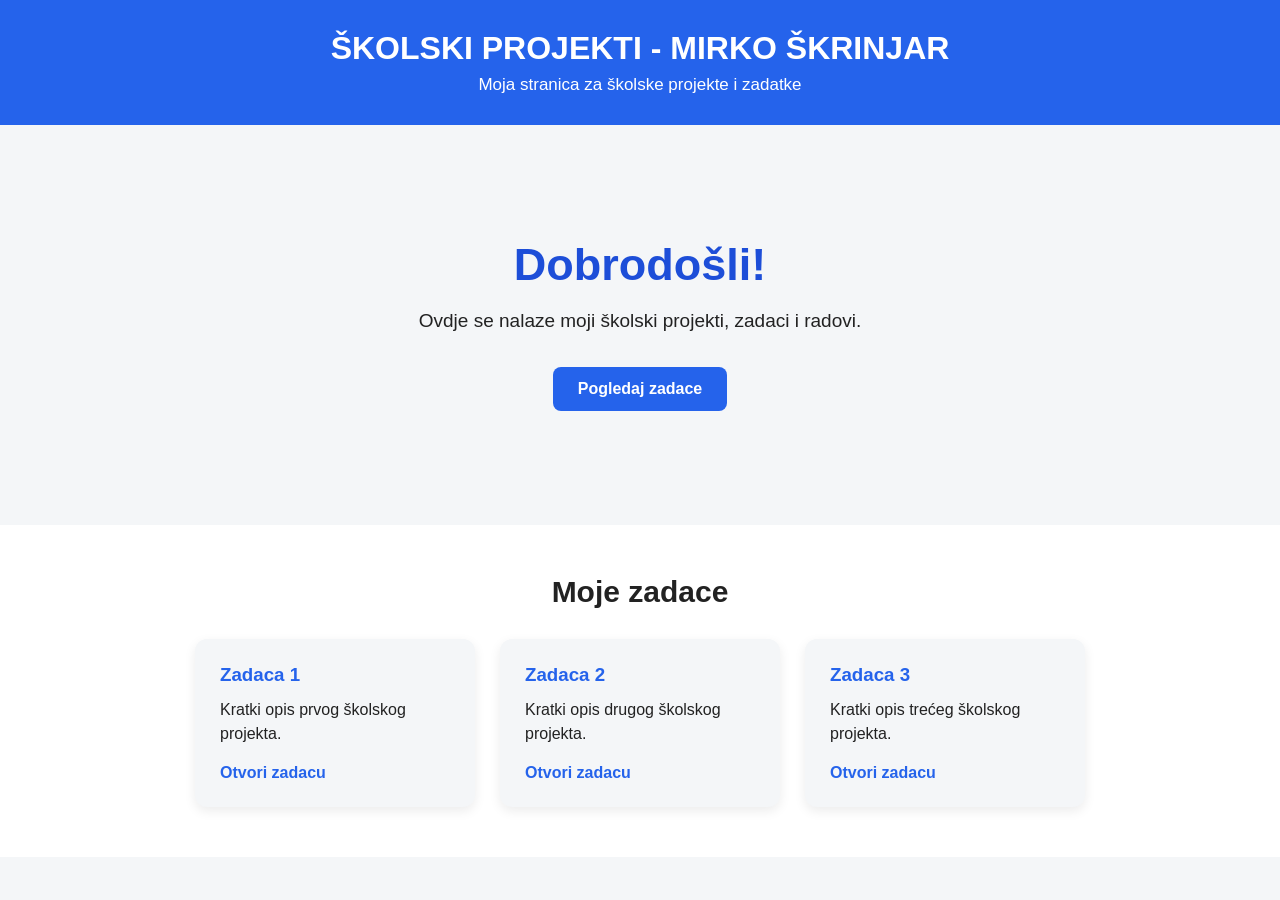
<file: index.html>
<!doctype html>
<html lang="hr">
  <head>
    <meta charset="UTF-8" />
    <meta name="viewport" content="width=device-width, initial-scale=1.0" />
    <title>Mirko Škrinjar</title>

    <link rel="stylesheet" href="style.css" />
  </head>

  <body>
    <header>
      <h1>ŠKOLSKI PROJEKTI - MIRKO ŠKRINJAR</h1>
      <p>Moja stranica za školske projekte i zadatke</p>
    </header>

    <main>
      <section class="naslovnica">
        <div class="sadrzaj">
          <h2>Dobrodošli!</h2>

          <p>Ovdje se nalaze moji školski projekti, zadaci i radovi.</p>

          <a href="#projekti" class="gumb">Pogledaj zadace</a>
        </div>
      </section>

      <section id="projekti" class="projekti">
        <h2>Moje zadace</h2>

        <div class="kartice">
          <div class="kartica">
            <h3>Zadaca 1</h3>
            <p>Kratki opis prvog školskog projekta.</p>
            <a href="./zadace/zadaca1.html">Otvori zadacu</a>
          </div>

          <div class="kartica">
            <h3>Zadaca 2</h3>
            <p>Kratki opis drugog školskog projekta.</p>
            <a href="#">Otvori zadacu</a>
          </div>

          <div class="kartica">
            <h3>Zadaca 3</h3>
            <p>Kratki opis trećeg školskog projekta.</p>
            <a href="#">Otvori zadacu</a>
          </div>
        </div>
      </section>
    </main>
  </body>
</html>
</file>
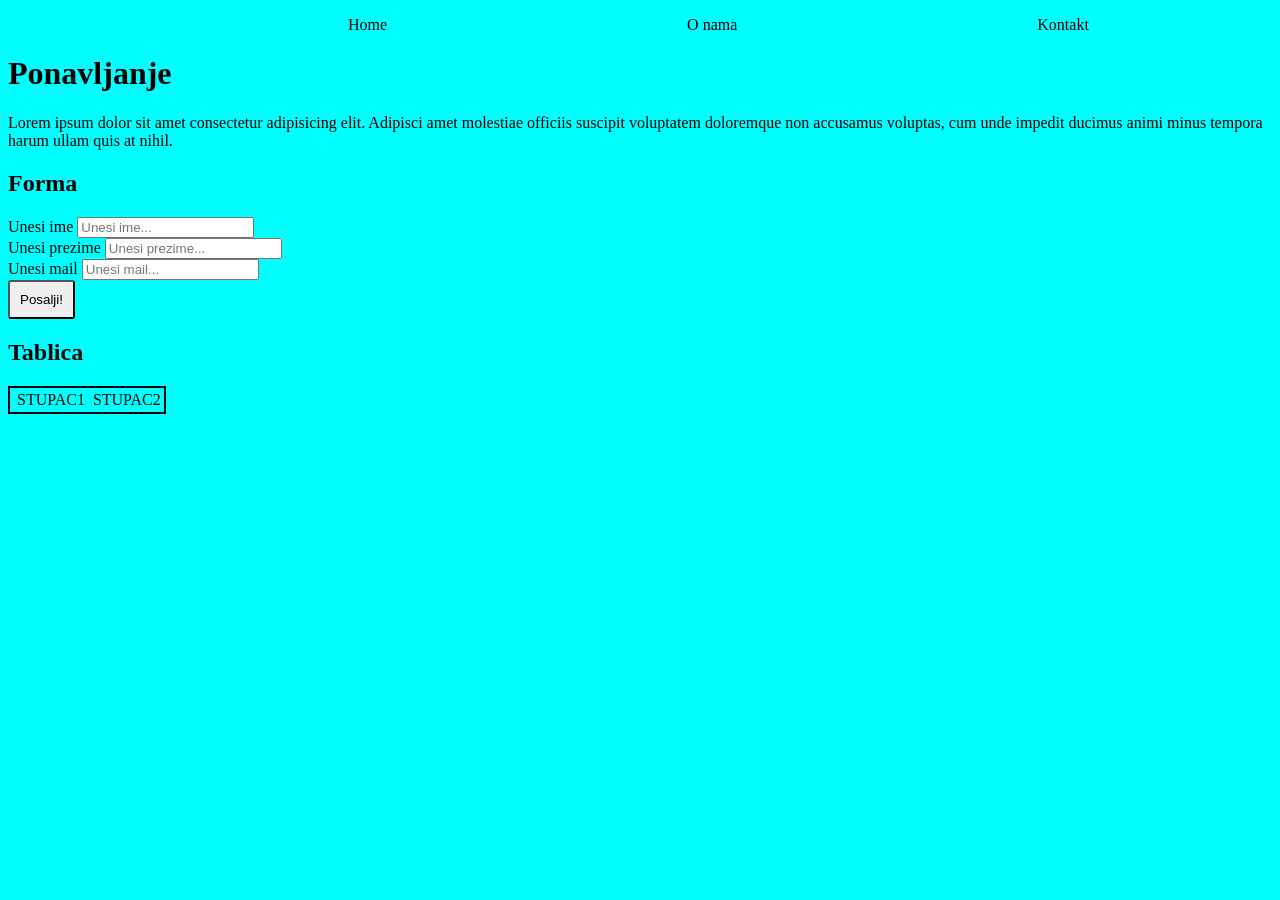
<file: ponavljanje.html>
<!doctype html>
<html lang="en">
  <head>
    <meta charset="UTF-8" />
    <meta name="viewport" content="width=device-width, initial-scale=1.0" />
    <link rel="stylesheet" href="styles/style.css" />
    <title>Ponavljanje</title>
  </head>
  <body>
    <ul>
      <li>Home</li>
      <li>O nama</li>
      <li>Kontakt</li>
    </ul>
    <h1>Ponavljanje</h1>
    <p>
      Lorem ipsum dolor sit amet consectetur adipisicing elit. Adipisci amet
      molestiae officiis suscipit voluptatem doloremque non accusamus voluptas,
      cum unde impedit ducimus animi minus tempora harum ullam quis at nihil.
    </p>
    <h2>Forma</h2>

    <form action="" method="get">
      <label for="name">Unesi ime</label>
      <input type="text" id="name" placeholder="Unesi ime..." />
      <label for="prezime"><br />Unesi prezime</label>
      <input type="text" id="prezime" placeholder="Unesi prezime..." />
      <label for="mail"><br />Unesi mail</label>
      <input type="email" id="mail" placeholder="Unesi mail..." />
      <br />
      <input type="submit" value="Posalji!" />
    </form>

    <h2>Tablica</h2>
    <table>
      <tr>
        <th>
          <td>STUPAC1</td>
        </th>
        <th>
            <td>STUPAC2</td>
        </th>
      </tr>
    </table>
  </body>
</html>
</file>
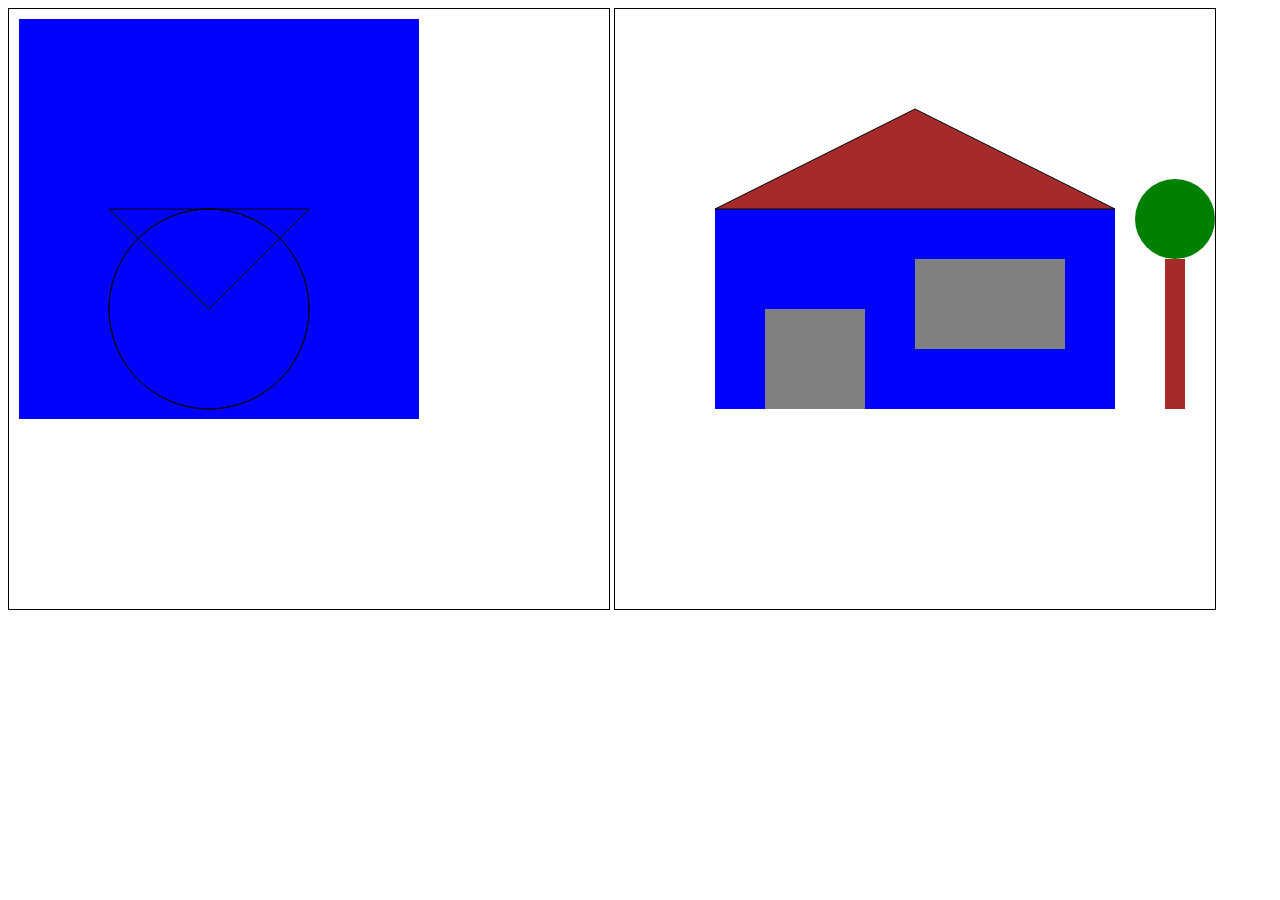
<file: canvas/canvas.html>
<!doctype html>
<html lang="en">
  <head>
    <meta charset="UTF-8" />
    <meta name="viewport" content="width=device-width, initial-scale=1.0" />
    <title>Canvas</title>
  </head>
  <body>
    <canvas
      id="myCanvas"
      width="600"
      height="600"
      style="border: 1px solid #000"
    ></canvas>

    <canvas
      id="myCanvas2"
      width="600"
      height="600"
      style="border: 1px solid #000"
    ></canvas>
    <script>
      let c = document.getElementById("myCanvas");
      let ctx = c.getContext("2d");

      //pravokutnik
      ctx.beginPath();
      ctx.rect(10, 10, 400, 400);
      ctx.fillStyle = "blue";
      ctx.fill();

      //krug
      ctx.beginPath();
      ctx.arc(200, 300, 100, 0, 2 * Math.PI);
      ctx.fillStyle = "black";
      ctx.stroke();

      ctx.moveTo(100, 200);
      ctx.lineTo(200, 300);
      ctx.lineTo(300, 200);
      ctx.lineTo(100, 200);
      ctx.stroke();

      let c2 = document.getElementById("myCanvas2");
      let ctx2 = c2.getContext("2d");
      ctx2.beginPath();
      ctx2.rect(100, 200, 400, 200);
      ctx2.fillStyle = "blue";
      ctx2.fill();

      ctx2.beginPath();
      ctx2.rect(150, 300, 100, 100);
      ctx2.fillStyle = "grey";
      ctx2.fill();

      ctx2.beginPath();
      ctx2.rect(300, 250, 150, 90);
      ctx2.fillStyle = "grey";
      ctx2.fill();

      ctx2.beginPath();
      ctx2.moveTo(100, 200);
      ctx2.lineTo(500, 200);
      ctx2.lineTo(300, 100);
      ctx2.lineTo(100, 200);
      ctx2.fillStyle = "brown";
      ctx2.fill();
      ctx2.stroke();

      ctx2.beginPath();
      ctx2.rect(550, 250, 20, 150);
      ctx2.fillStyle = "brown";
      ctx2.fill();

      ctx2.beginPath();
      ctx2.arc(560, 210, 40, 0, 2 * Math.PI);
      ctx2.fillStyle = "green";
      ctx2.fill();
    </script>
  </body>
</html>
</file>
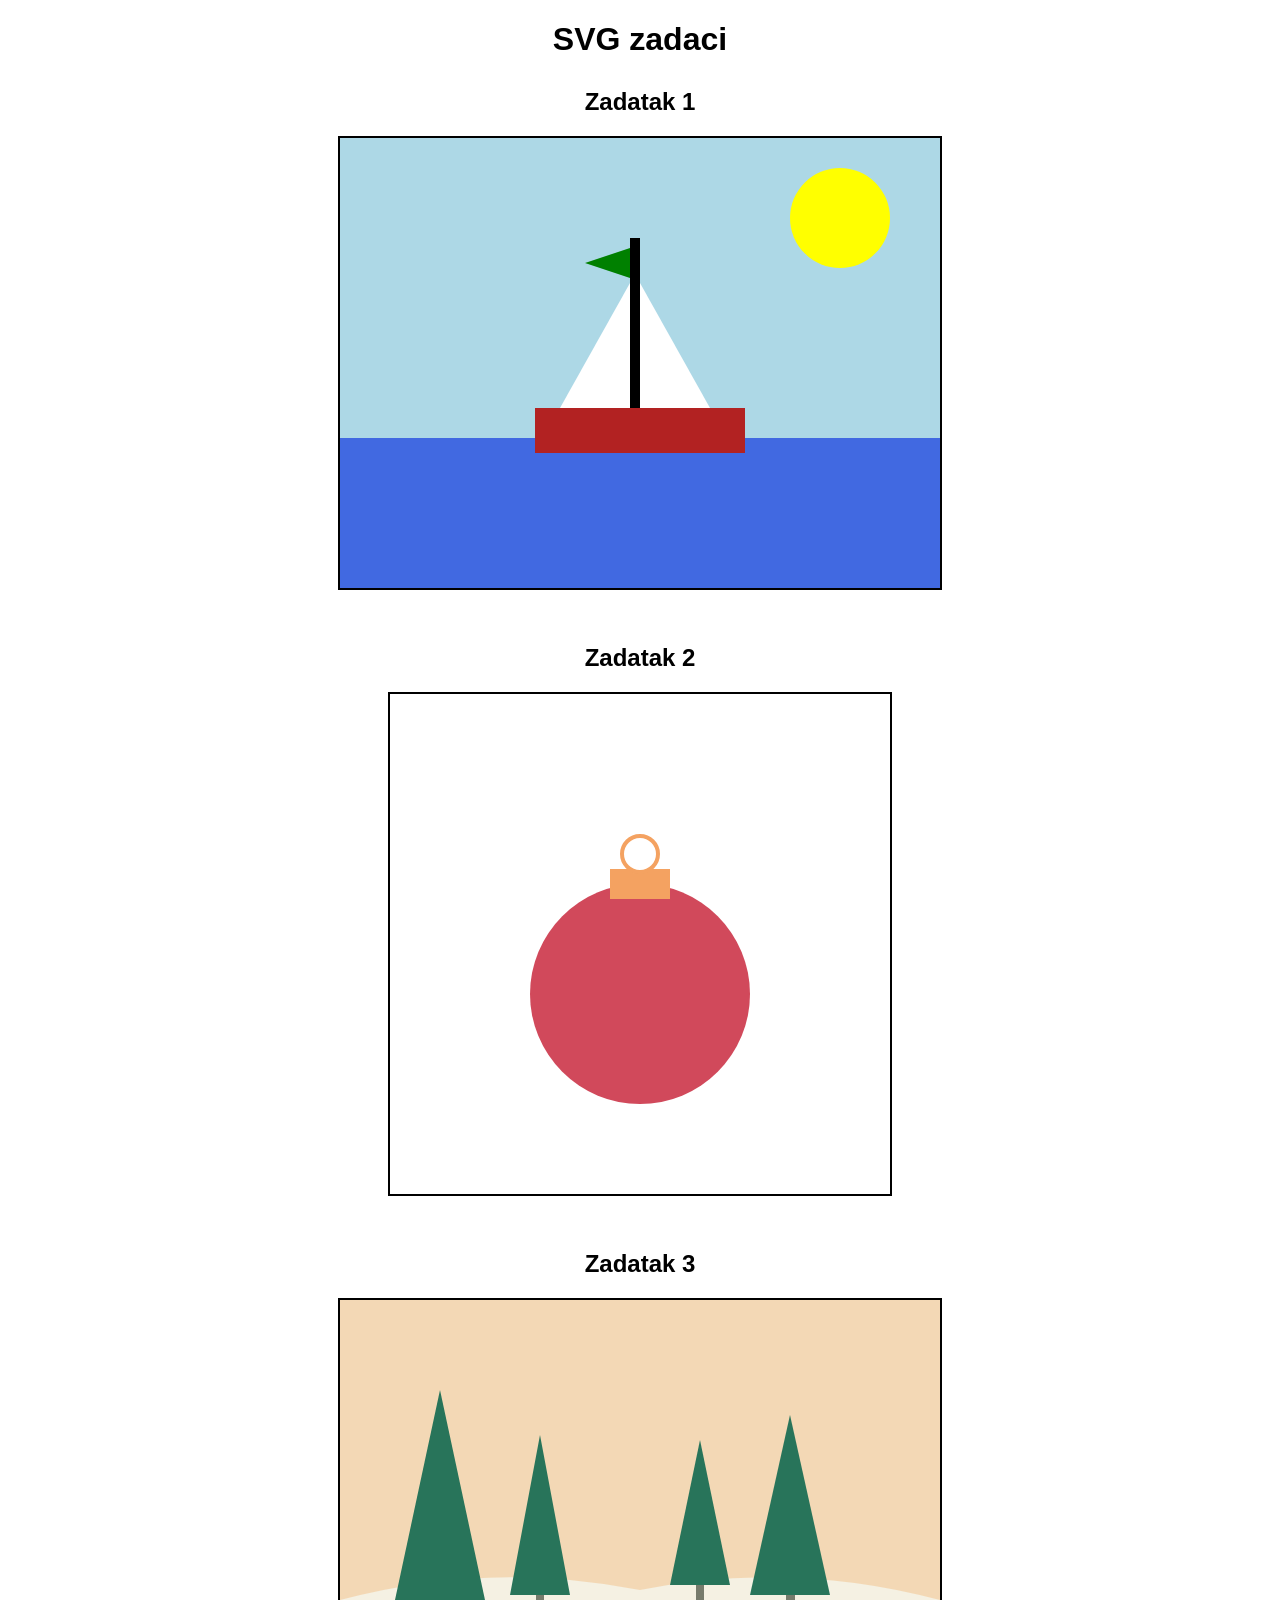
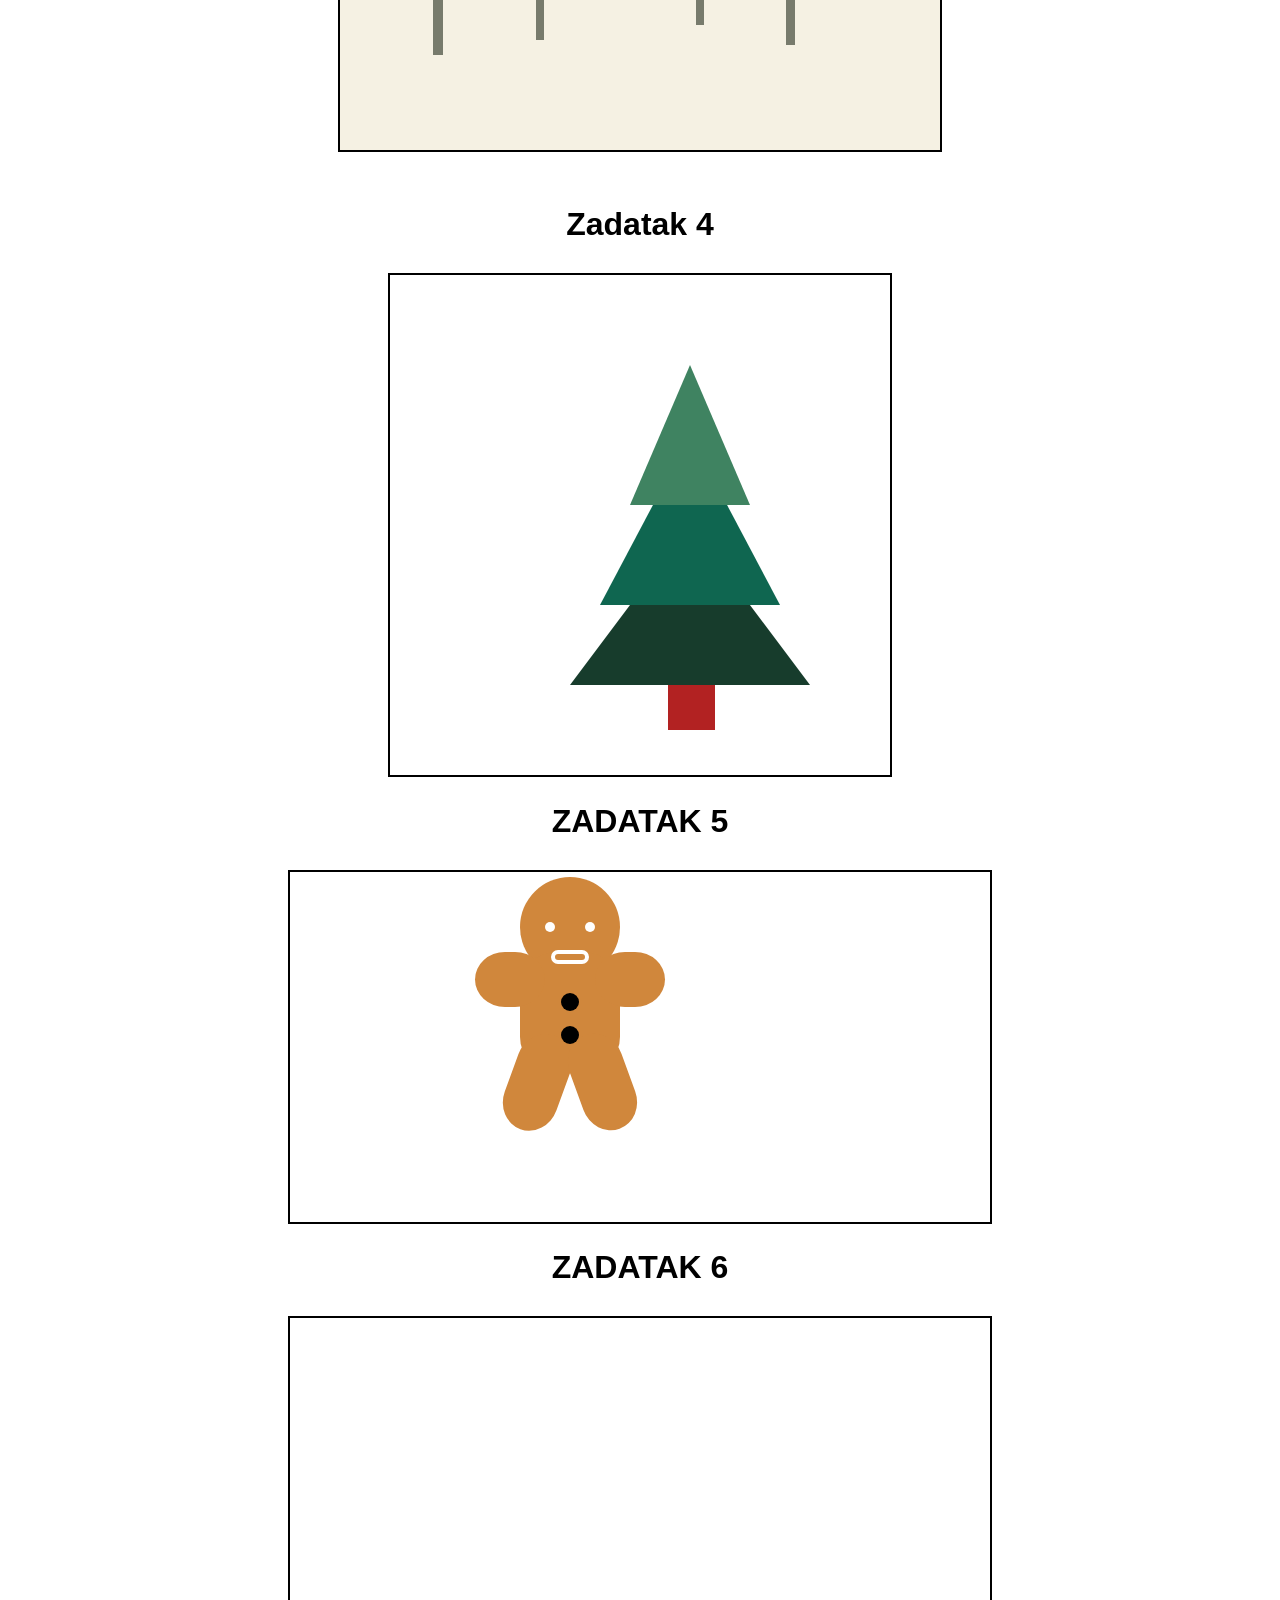
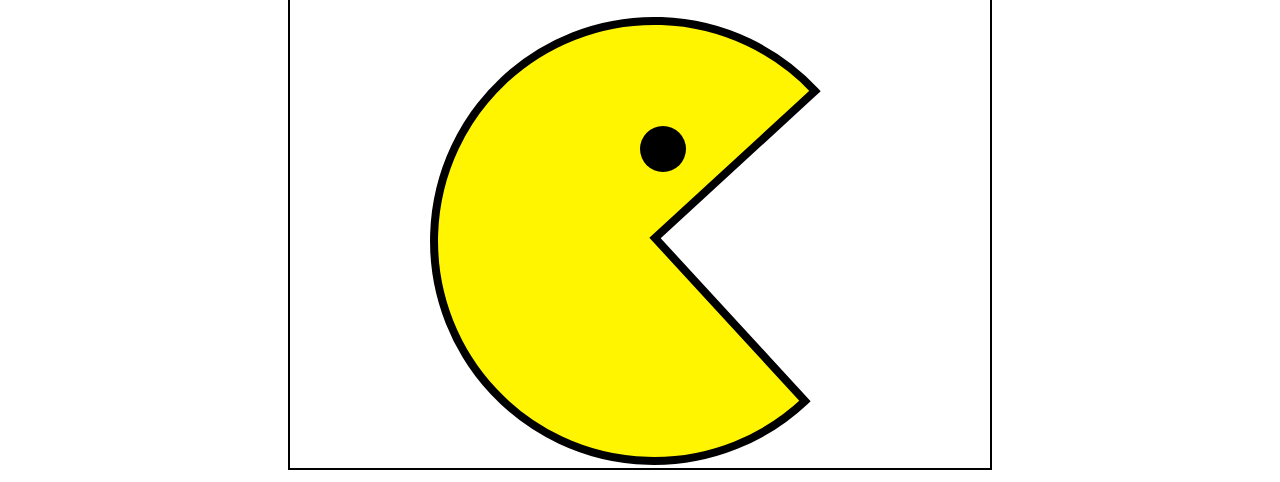
<file: canvas/index2.html>
<!doctype html>
<html lang="en">
  <head>
    <meta charset="UTF-8" />
    <meta name="viewport" content="width=device-width, initial-scale=1.0" />
    <title>SVG</title>
    <style>
      body {
        font-family: Arial, sans-serif;
        background-color: white;
        text-align: center;
      }

      h1 {
        margin-bottom: 30px;
      }

      .zadatak {
        margin-bottom: 50px;
      }

      svg {
        border: 2px solid black;
      }
    </style>
  </head>
  <body>
    <h1>SVG zadaci</h1>

    <div class="zadatak">
      <h2>Zadatak 1</h2>

      <svg width="600" height="450" viewBox="0 0 600 450">
        <rect x="0" y="0" width="600" height="300" fill="lightblue" />

        <rect x="0" y="300" width="600" height="150" fill="royalblue" />

        <circle cx="500" cy="80" r="50" fill="yellow" />

        <rect x="290" y="100" width="10" height="205" fill="black" />

        <polygon points="290,145 220,270 290,270" fill="white" />

        <polygon points="300,145 300,270 370,270" fill="white" />

        <polygon points="290,110 245,125 290,140" fill="green" />

        <rect x="195" y="270" width="210" height="45" fill="firebrick" />
      </svg>
    </div>

    <div class="zadatak">
      <h2>Zadatak 2</h2>

      <svg width="500" height="500" viewBox="0 0 500 500">
        <circle cx="250" cy="300" r="110" fill="#d1495b" />

        <rect x="220" y="175" width="60" height="30" fill="#f4a261" />

        <circle
          cx="250"
          cy="160"
          r="18"
          fill="white"
          stroke="#f4a261"
          stroke-width="4"
        />
      </svg>
    </div>
    <div class="zadatak">
      <h2>Zadatak 3</h2>

      <svg width="600" height="450" viewBox="0 0 600 450">
        <rect x="0" y="0" width="600" height="450" fill="#f3d8b5" />

        <path
          d="M0 300
                   Q150 260 300 290
                   Q450 260 600 300
                   L600 450
                   L0 450 Z"
          fill="#f5f1e3"
        />

        <polygon points="100,90 55,300 145,300" fill="#28745a" />

        <rect x="93" y="300" width="10" height="55" fill="#777b6c" />

        <polygon points="200,135 170,295 230,295" fill="#28745a" />

        <rect x="196" y="295" width="8" height="45" fill="#777b6c" />

        <polygon points="360,140 330,285 390,285" fill="#28745a" />

        <rect x="356" y="285" width="8" height="40" fill="#777b6c" />

        <polygon points="450,115 410,295 490,295" fill="#28745a" />

        <rect x="446" y="295" width="9" height="50" fill="#777b6c" />
      </svg>
    </div>

    <h1>Zadatak 4</h1>
    <svg width="500" height="500">
      <polygon points="300,250 180,410 420,410" fill="#173c2c" />
      <polygon points="300,160 210,330 390,330" fill="#0f6650" />
      <polygon points="300,90 240,230 360,230" fill="#3f8361" />
      <rect x="278" y="410" width="47" height="45" fill="firebrick" />
    </svg>
    <h1>ZADATAK 5</h1>
    <svg width="700" height="350">
      <circle cx="280" cy="55" r="50" fill="#D0873C" />

      <rect x="230" y="80" width="100" height="120" rx="35" fill="#D0873C" />

      <rect x="185" y="80" width="70" height="55" rx="30" fill="#D0873C" />

      <rect x="305" y="80" width="70" height="55" rx="30" fill="#D0873C" />

      <rect
        x="220"
        y="160"
        width="55"
        height="100"
        rx="30"
        fill="#D0873C"
        transform="rotate(20 247 210)"
      />

      <rect
        x="285"
        y="160"
        width="55"
        height="100"
        rx="30"
        fill="#D0873C"
        transform="rotate(-20 312 210)"
      />

      <circle cx="260" cy="55" r="5" fill="white" />
      <circle cx="300" cy="55" r="5" fill="white" />

      <rect
        x="263"
        y="80"
        width="34"
        height="10"
        rx="5"
        fill="none"
        stroke="white"
        stroke-width="4"
      />

      <circle cx="280" cy="130" r="9" fill="black" />
      <circle cx="280" cy="163" r="9" fill="black" />
    </svg>
    <h1>ZADATAK 6</h1>
    <svg width="700" height="750" viewBox="0 0 700 750">
      <path
        d="
        M 525 373
        A 220 220 0 1 0 515 683
        L 365 520
        Z
    "
        fill="#FFF500"
        stroke="black"
        stroke-width="8"
        stroke-linejoin="miter"
      />
      <circle cx="373" cy="431" r="23" fill="black" />
    </svg>
  </body>
</html>
</file>
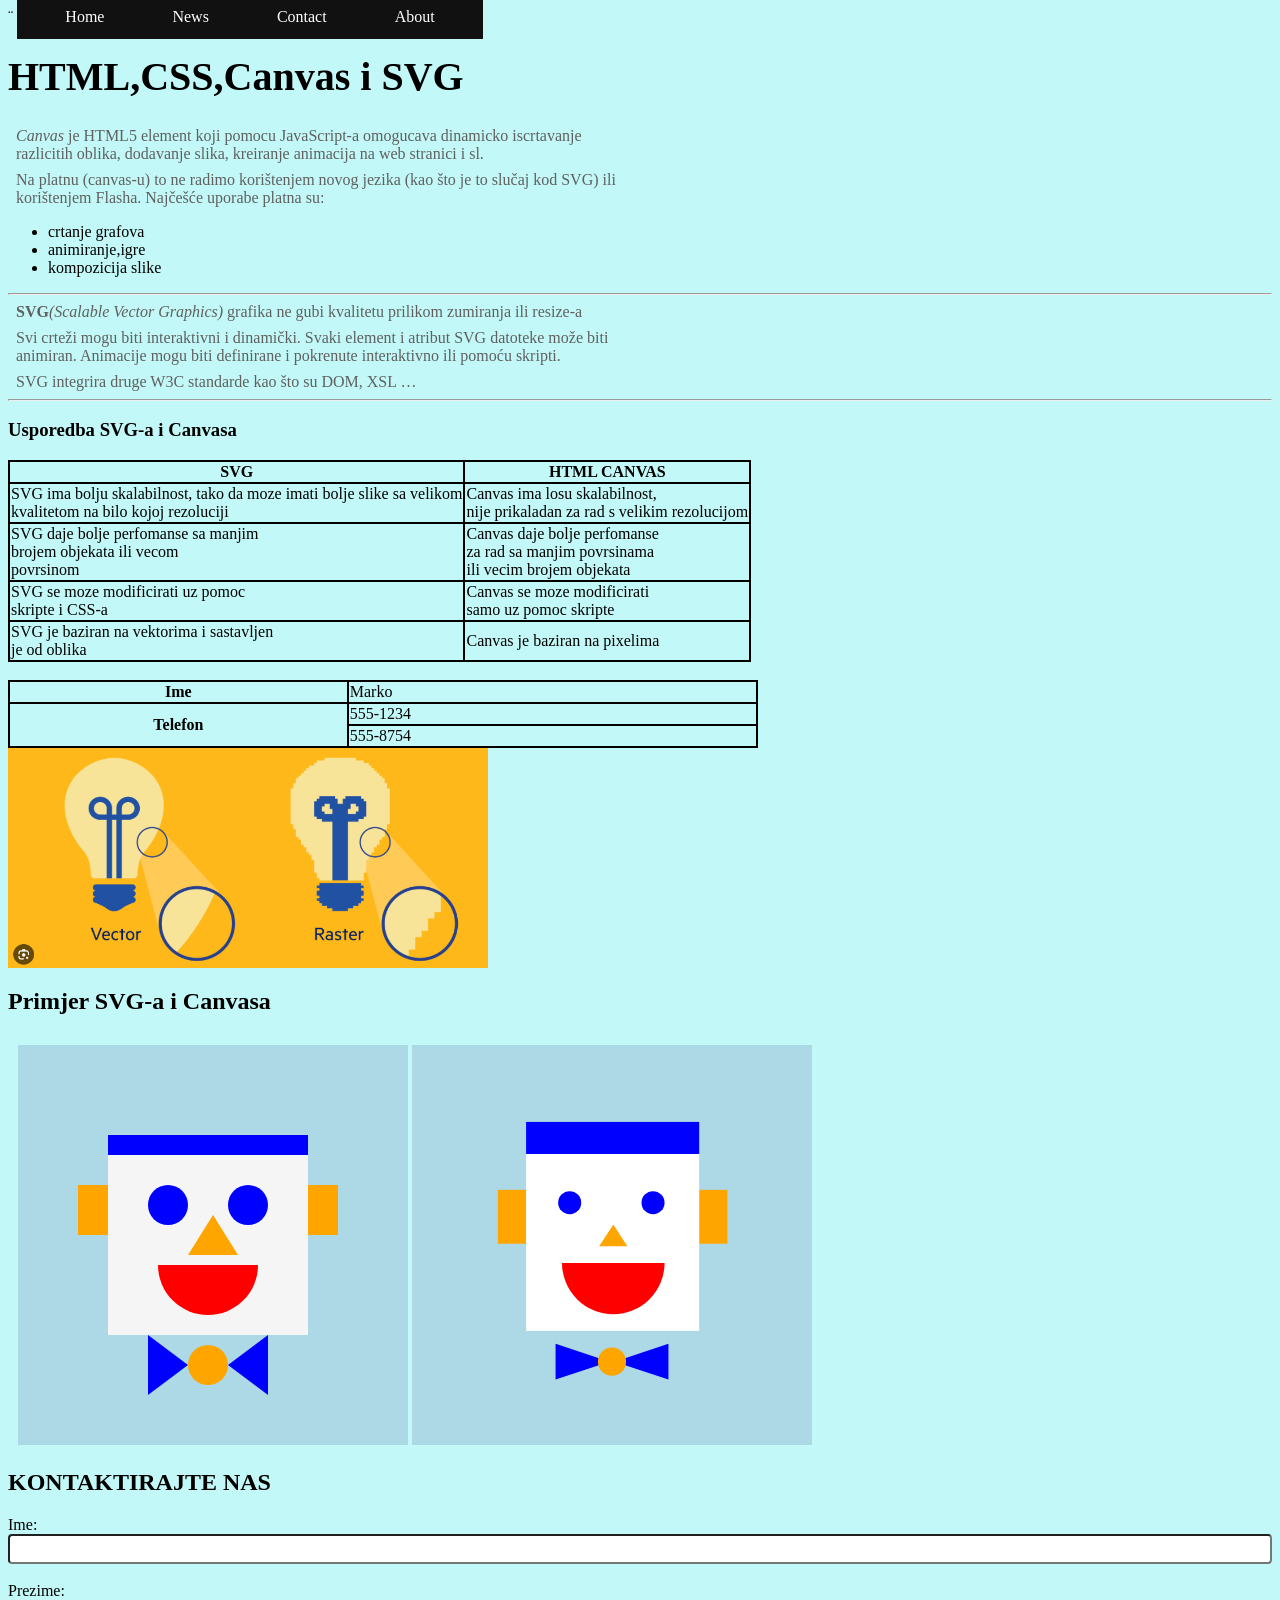
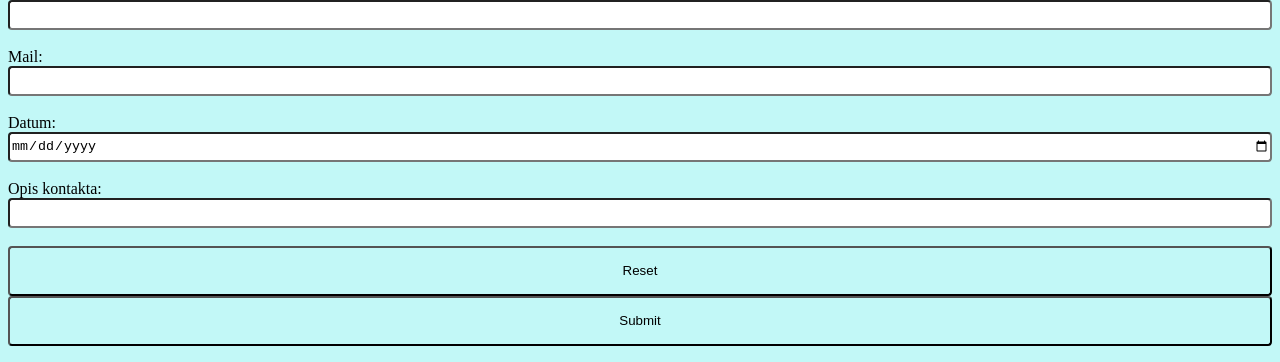
<file: zadace/zadaca1.html>
¨<!doctype html>
<html lang="en">
  <head>
    <meta charset="UTF-8" />
    <meta name="viewport" content="width=device-width, initial-scale=1.0" />
    <title>Skriptni jezici</title>
    <link rel="stylesheet" href="./style.css" />
  </head>
  <body>
    <ul class="nav">
      <li class="li"><a href="#home" target="_blank">Home</a></li>
      <li class="li"><a href="news.html" target="_blank">News</a></li>
      <li class="li"><a href="kontakt.html" target="_blank">Contact</a></li>
      <li class="li"><a href="onama.html" target="_blank">About</a></li>
    </ul>
    <br />
    <h1>HTML,CSS,Canvas i SVG</h1>
    <p>
      <i>Canvas</i> je HTML5 element koji pomocu JavaScript-a omogucava
      dinamicko iscrtavanje<br />razlicitih oblika, dodavanje slika, kreiranje
      animacija na web stranici i sl.
    </p>
    <p>
      Na platnu (canvas-u) to ne radimo korištenjem novog jezika (kao što je to
      slučaj kod SVG) ili <br />
      korištenjem Flasha. Najčešće uporabe platna su:
    </p>
    <ul>
      <li>crtanje grafova</li>
      <li>animiranje,igre</li>
      <li>kompozicija slike</li>
    </ul>
    <hr />
    <p>
      <strong>SVG</strong><i>(Scalable Vector Graphics)</i> grafika ne gubi
      kvalitetu prilikom zumiranja ili resize-a
    </p>
    <p>
      Svi crteži mogu biti interaktivni i dinamički. Svaki element i atribut SVG
      datoteke može biti<br />
      animiran. Animacije mogu biti definirane i pokrenute interaktivno ili
      pomoću skripti.
    </p>
    <p>SVG integrira druge W3C standarde kao što su DOM, XSL …</p>
    <hr />
    <h3>Usporedba SVG-a i Canvasa</h3>
    <table border="1">
      <tr>
        <th>SVG</th>
        <th>HTML CANVAS</th>
      </tr>
      <tr>
        <td>
          SVG ima bolju skalabilnost, tako da moze imati bolje slike sa velikom
          <br />
          kvalitetom na bilo kojoj rezoluciji
        </td>
        <td>
          Canvas ima losu skalabilnost,<br />
          nije prikaladan za rad s velikim rezolucijom
        </td>
      </tr>
      <tr>
        <td>
          SVG daje bolje perfomanse sa manjim <br />
          brojem objekata ili vecom <br />povrsinom
        </td>
        <td>
          Canvas daje bolje perfomanse <br />
          za rad sa manjim povrsinama <br />
          ili vecim brojem objekata
        </td>
      </tr>
      <tr>
        <td>
          SVG se moze modificirati uz pomoc <br />
          skripte i CSS-a
        </td>
        <td>
          Canvas se moze modificirati <br />
          samo uz pomoc skripte
        </td>
      </tr>
      <tr>
        <td>
          SVG je baziran na vektorima i sastavljen <br />
          je od oblika
        </td>
        <td>Canvas je baziran na pixelima</td>
      </tr>
    </table>
    <br />
    <table width="750">
      <tr>
        <th>Ime</th>
        <td>Marko</td>
      </tr>
      <tr>
        <th rowspan="2">Telefon</th>
        <td>555-1234</td>
      </tr>
      <tr>
        <td>555-8754</td>
      </tr>
    </table>
    <img src="./slika1.png" alt="Slika vektora" />
    <h2>Primjer SVG-a i Canvasa</h2>
    <canvas
      id="myCanvas"
      width="400"
      height="410"
      style="border: 0px solid #000"
    ></canvas>
   <svg width="400" height="400" viewBox="0 0 312 312">
  <rect width="400" height="400" fill="lightblue"/>
  <rect x="67" y="113" width="22" height="42" fill="orange"/>
  <rect x="224" y="113" width="22" height="42" fill="orange"/>
  <rect x="89" y="85" width="135" height="138" fill="white"/>
  <rect x="89" y="60" width="135" height="25" fill="blue"/>
  <circle cx="123" cy="123" r="9" fill="blue"/>
  <circle cx="188" cy="123" r="9" fill="blue"/>
  <polygon points="157,140 146,157 168,157" fill="orange"/>
  <path d="M117 170 A40 40 0 0 0 197 170 Z" fill="red"/>
  <polygon points="112,233 112,261 154,247" fill="blue"/>
  <polygon points="200,233 200,261 158,247" fill="blue"/>
  <circle cx="156" cy="247" r="11" fill="orange"/>
</svg>

    <h2>KONTAKTIRAJTE NAS</h2>
    <form action="forma.html" method="get">
      <label for="fname">Ime:</label>
      <input type="text" id="fname" name="fname" /><br /><br />
      <label for="lname">Prezime:</label>
      <input type="text" id="lname" name="lname" /><br /><br />
       <label for="lname">Mail:</label>
      <input type="email" id="mail" name="mail" /><br /><br />
             <label for="lname">Datum:</label>
      <input type="date" id="dat" name="dat" /><br /><br />
      <label for="desc">Opis kontakta:</label>
      <input type="text" id="desc" name="desc" /><br /><br />
      <button type="reset" value="Reset" id="btn" >Reset</button>
      <button type="submit" value="Submit" id="btn">Submit</button>
    </form>
    <script>
      let c = document.getElementById("myCanvas");
      let ctx = c.getContext("2d");

      //pravokutnik
      ctx.beginPath();
      ctx.rect(10, 10, 400, 400);
      ctx.fillStyle = "lightblue";
      ctx.fill();
      ctx.beginPath();
      ctx.rect(100, 100, 200, 200);
      ctx.fillStyle = "WhiteSmoke";
      ctx.fill();
      ctx.beginPath();
      ctx.rect(100, 100, 200, 20);
      ctx.fillStyle = "blue";
      ctx.fill();
      ctx.beginPath();
      ctx.rect(70, 150, 30, 50);
      ctx.fillStyle = "orange";
      ctx.fill();
      ctx.beginPath();
      ctx.rect(300, 150, 30, 50);
      ctx.fillStyle = "orange";
      ctx.fill();

      //krug
      ctx.beginPath();
      ctx.arc(200, 230, 50, 0, Math.PI);
      ctx.fillStyle = "red";
      ctx.fill();
      //krug
      ctx.beginPath();
      ctx.arc(160, 170, 20, 0, 2 * Math.PI);
      ctx.fillStyle = "blue";
      ctx.fill();

      //krug
      ctx.beginPath();
      ctx.arc(240, 170, 20, 0, 2 * Math.PI);
      ctx.fillStyle = "blue";
      ctx.fill();
      //krug
      ctx.beginPath();
      ctx.arc(200, 330, 20, 0, 2 * Math.PI);
      ctx.fillStyle = "orange";
      ctx.fill();

      ctx.beginPath();
      ctx.moveTo(230, 220);
      ctx.lineTo(205, 180);
      ctx.lineTo(180, 220);
      ctx.lineTo(230, 220);
      ctx.fillStyle = "orange";
      ctx.fill();

      ctx.beginPath();
      ctx.moveTo(180, 330);
      ctx.lineTo(140, 360);
      ctx.lineTo(140, 300);
      ctx.lineTo(180, 330);
      ctx.fillStyle = "blue";
      ctx.fill();
      ctx.beginPath();
      ctx.moveTo(220, 330);
      ctx.lineTo(260, 360);
      ctx.lineTo(260, 300);
      ctx.lineTo(220, 330);
      ctx.fillStyle = "blue";
      ctx.fill();
    </script>
  </body>
</html>
</file>
<file: style.css>
* {
  margin: 0;
  padding: 0;
  box-sizing: border-box;
}

body {
  font-family: Arial, sans-serif;
  background-color: #f4f6f8;
  color: #222;
}

/* Zaglavlje */

header {
  background-color: #2563eb;
  color: white;
  text-align: center;
  padding: 30px 20px;
}

header h1 {
  font-size: 32px;
  margin-bottom: 8px;
}

header p {
  font-size: 17px;
}

/* Naslovnica */

.naslovnica {
  min-height: 400px;
  display: flex;
  justify-content: center;
  align-items: center;
  text-align: center;
  padding: 40px 20px;
}

.sadrzaj {
  max-width: 650px;
}

.sadrzaj h2 {
  font-size: 45px;
  color: #1d4ed8;
  margin-bottom: 15px;
}

.sadrzaj p {
  font-size: 19px;
  line-height: 1.6;
  margin-bottom: 30px;
}

/* Gumb */

.gumb {
  display: inline-block;
  background-color: #2563eb;
  color: white;
  text-decoration: none;
  padding: 13px 25px;
  border-radius: 8px;
  font-weight: bold;
  transition: 0.3s;
}

.gumb:hover {
  background-color: #1d4ed8;
  transform: translateY(-2px);
}

/* Projekti */

.projekti {
  padding: 50px 8%;
  background-color: white;
  text-align: center;
}

.projekti h2 {
  font-size: 30px;
  margin-bottom: 30px;
}

.kartice {
  display: flex;
  justify-content: center;
  gap: 25px;
  flex-wrap: wrap;
}

.kartica {
  width: 280px;
  padding: 25px;
  background-color: #f4f6f8;
  border-radius: 12px;
  box-shadow: 0 4px 12px rgba(0, 0, 0, 0.08);
  text-align: left;
}

.kartica h3 {
  color: #2563eb;
  margin-bottom: 12px;
}

.kartica p {
  line-height: 1.5;
  margin-bottom: 18px;
}

.kartica a {
  color: #2563eb;
  text-decoration: none;
  font-weight: bold;
}

.kartica a:hover {
  text-decoration: underline;
}

/* Podnožje */

footer {
  background-color: #1e293b;
  color: white;
  text-align: center;
  padding: 20px;
  margin-top: 0;
}

/* Mobiteli */

@media (max-width: 600px) {
  header h1 {
    font-size: 25px;
  }

  .sadrzaj h2 {
    font-size: 35px;
  }

  .sadrzaj p {
    font-size: 17px;
  }

  .kartica {
    width: 100%;
  }
}
</file>
<file: styles/style.css>
body {
  background-color: aqua;
}
ul {
  list-style-type: none;
  display: flex;
}

li {
  text-align: center;
  margin-left: 300px;
}
input[type="submit"] {
  padding: 10px;
  border-radius: 3px;
}
table {
  border: 2px solid black;
}
</file>
<file: zadace/style.css>
body {
  background-color: #c2f8f7;
}
h1 {
  font-weight: bold;
  font-size: 2.5em;
}
p {
  margin: 8px;
  color: rgb(96, 96, 96);
}
img {
  width: 480px;
  height: 220px;
}
table,
th,
td {
  border: 2px solid black;
  border-collapse: collapse;
}
.nav {
  list-style-type: none;
  margin: 0;
  padding: 0;
  overflow: hidden;
  background-color: #333333;
}

.nav,
.li {
  display: inline;
}

.nav,
.li,
a {
  display: inline;
  color: white;
  text-align: center;
  padding: 14px 16px;
  text-decoration: none;
}

.nav,
.li,
a:hover {
  background-color: #111111;
}
svg {
  background-color: lightblue;
}
form{
    border-radius: 4px;
}
label{
      width: 100%;
          border-radius: 4px;
}
input{
      width: 100%;
      height: 30px;
          border-radius: 4px;
}
button{
  background-color: #C2F8F7;
      width: 100%;
      height: 50px;
          border-radius: 4px;
}
</file>
